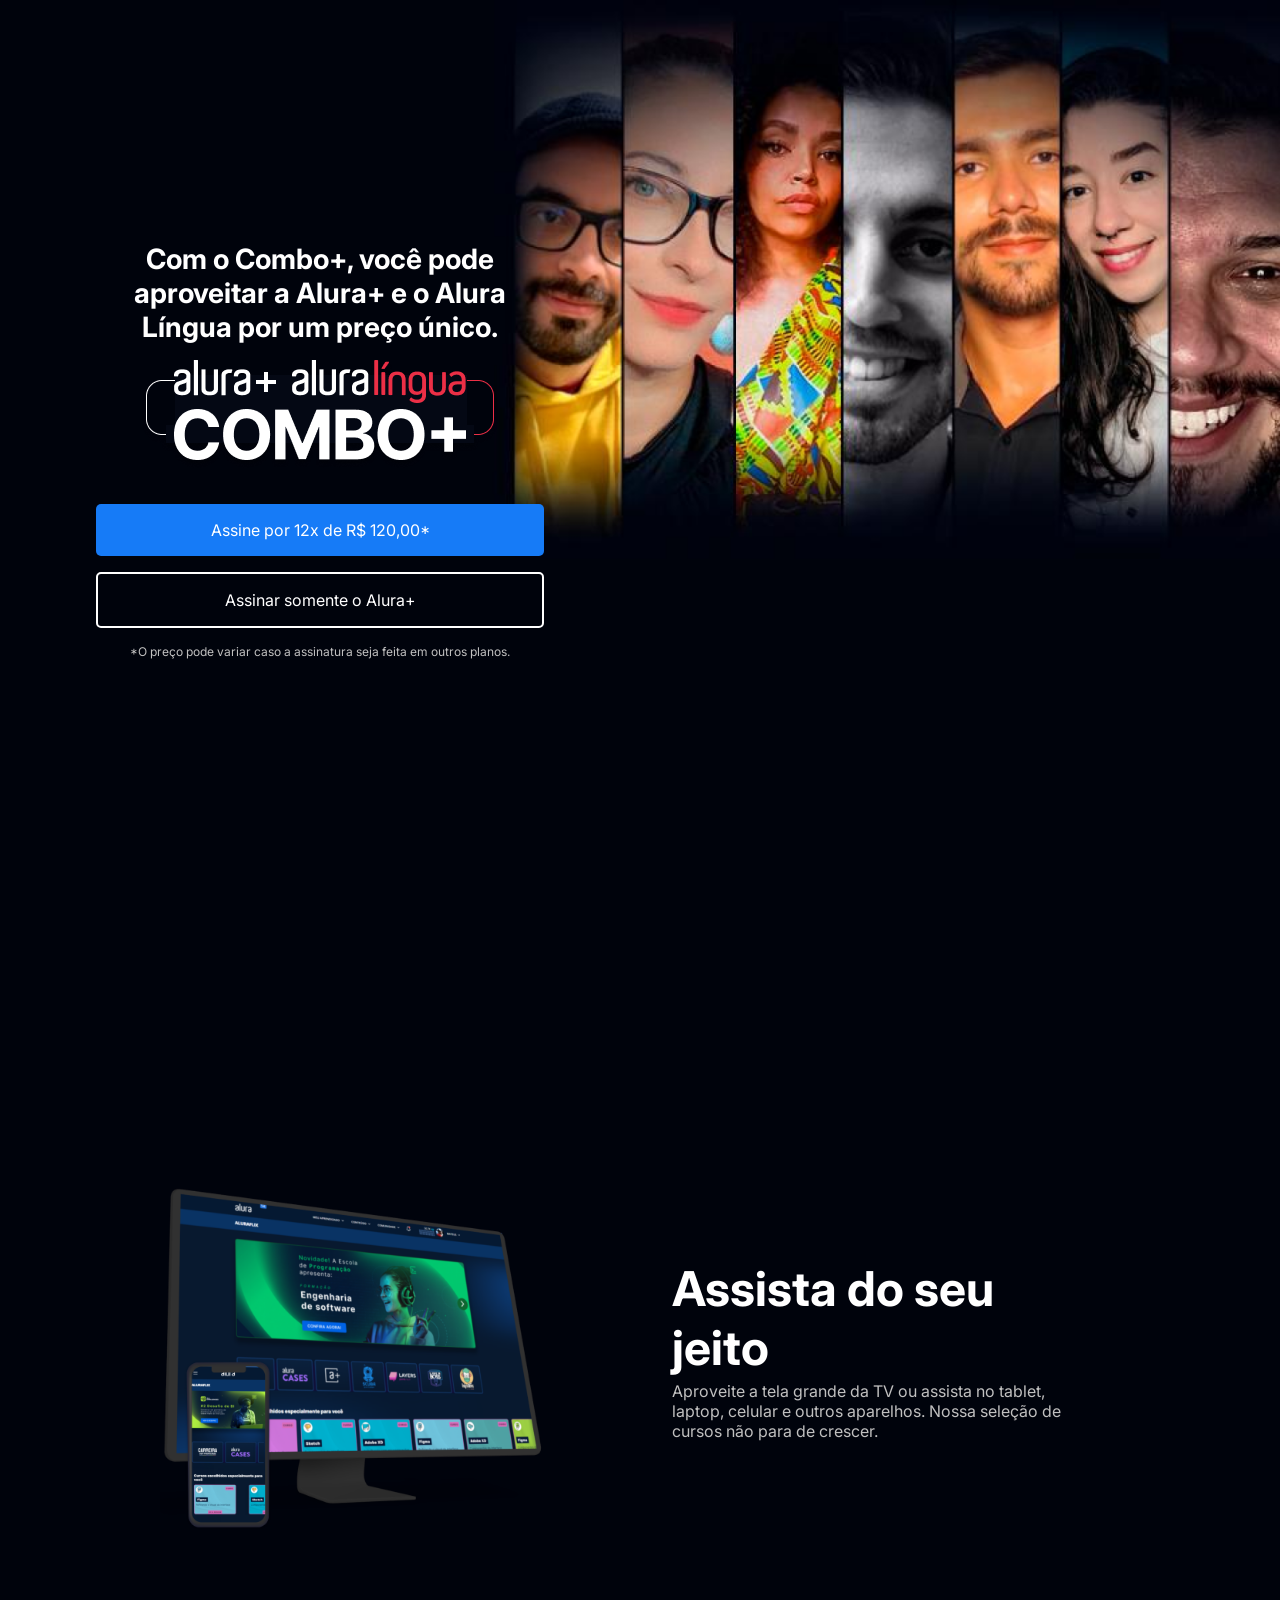
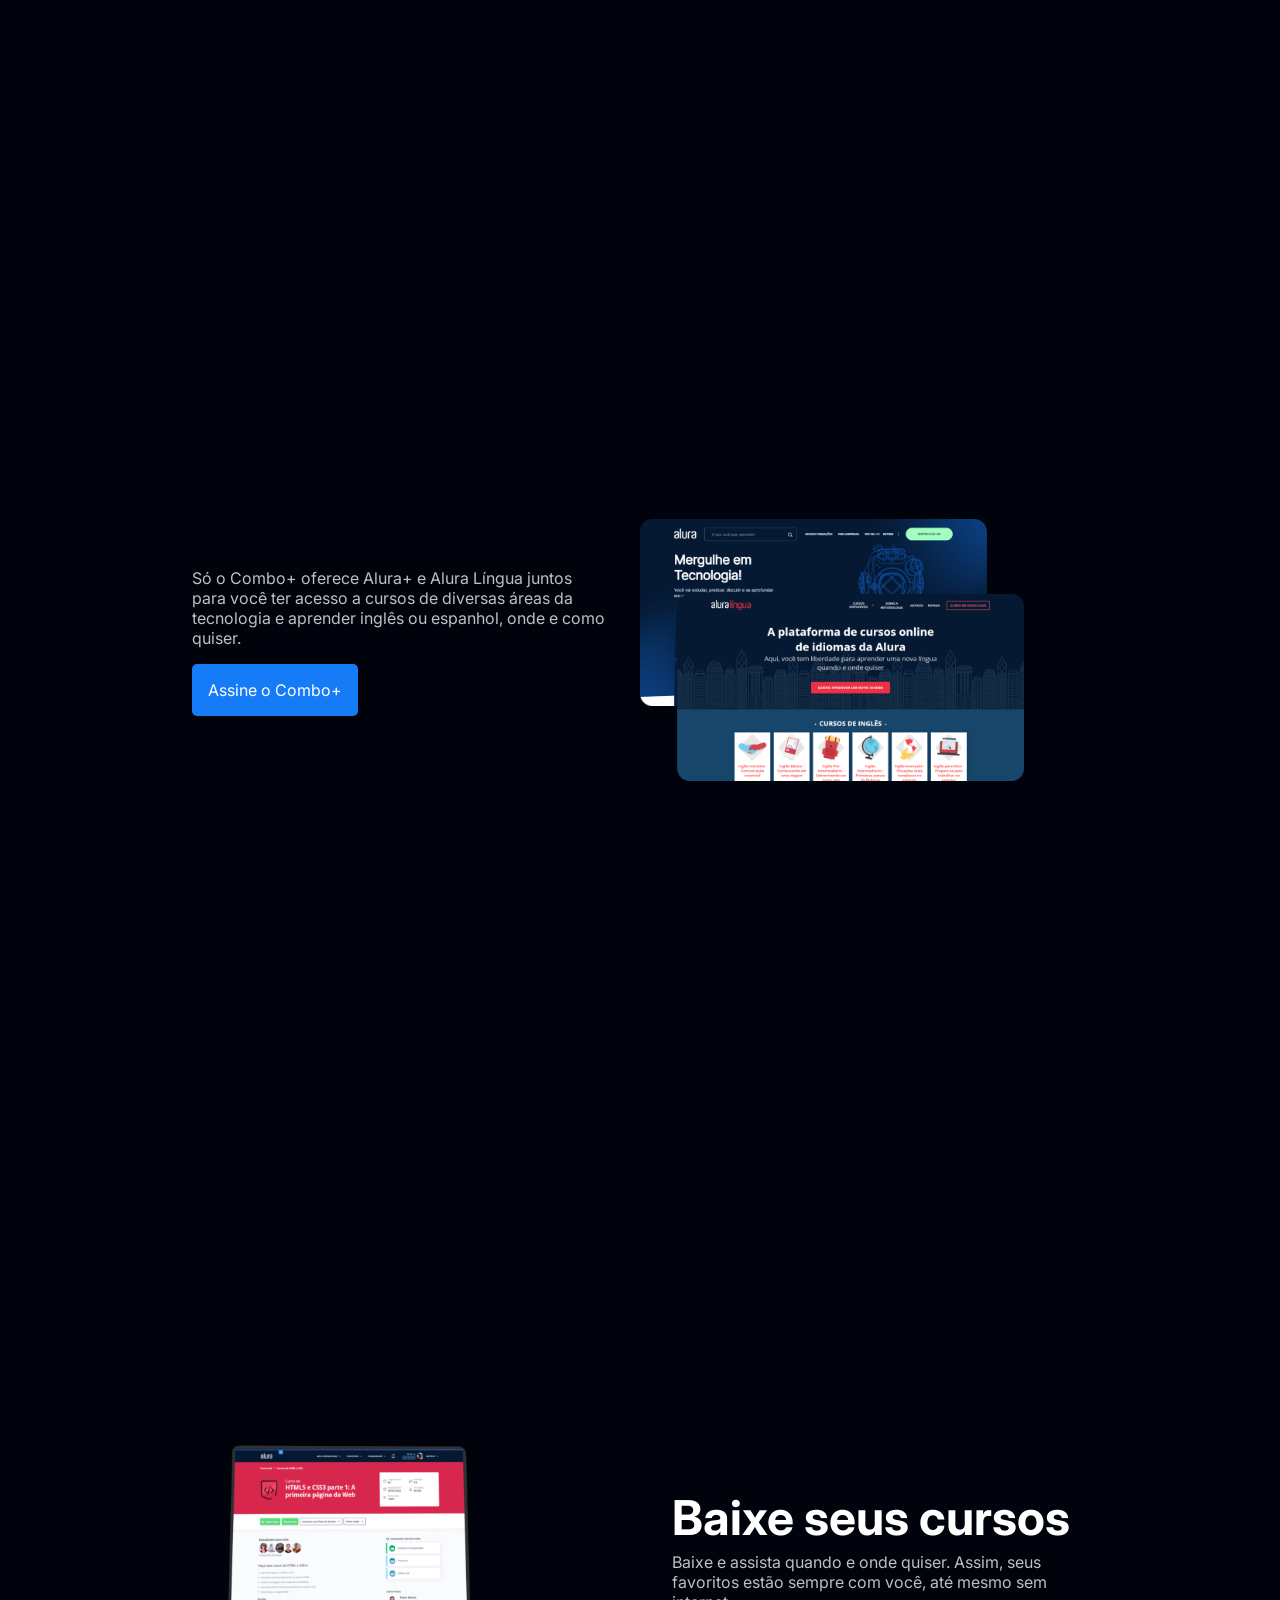
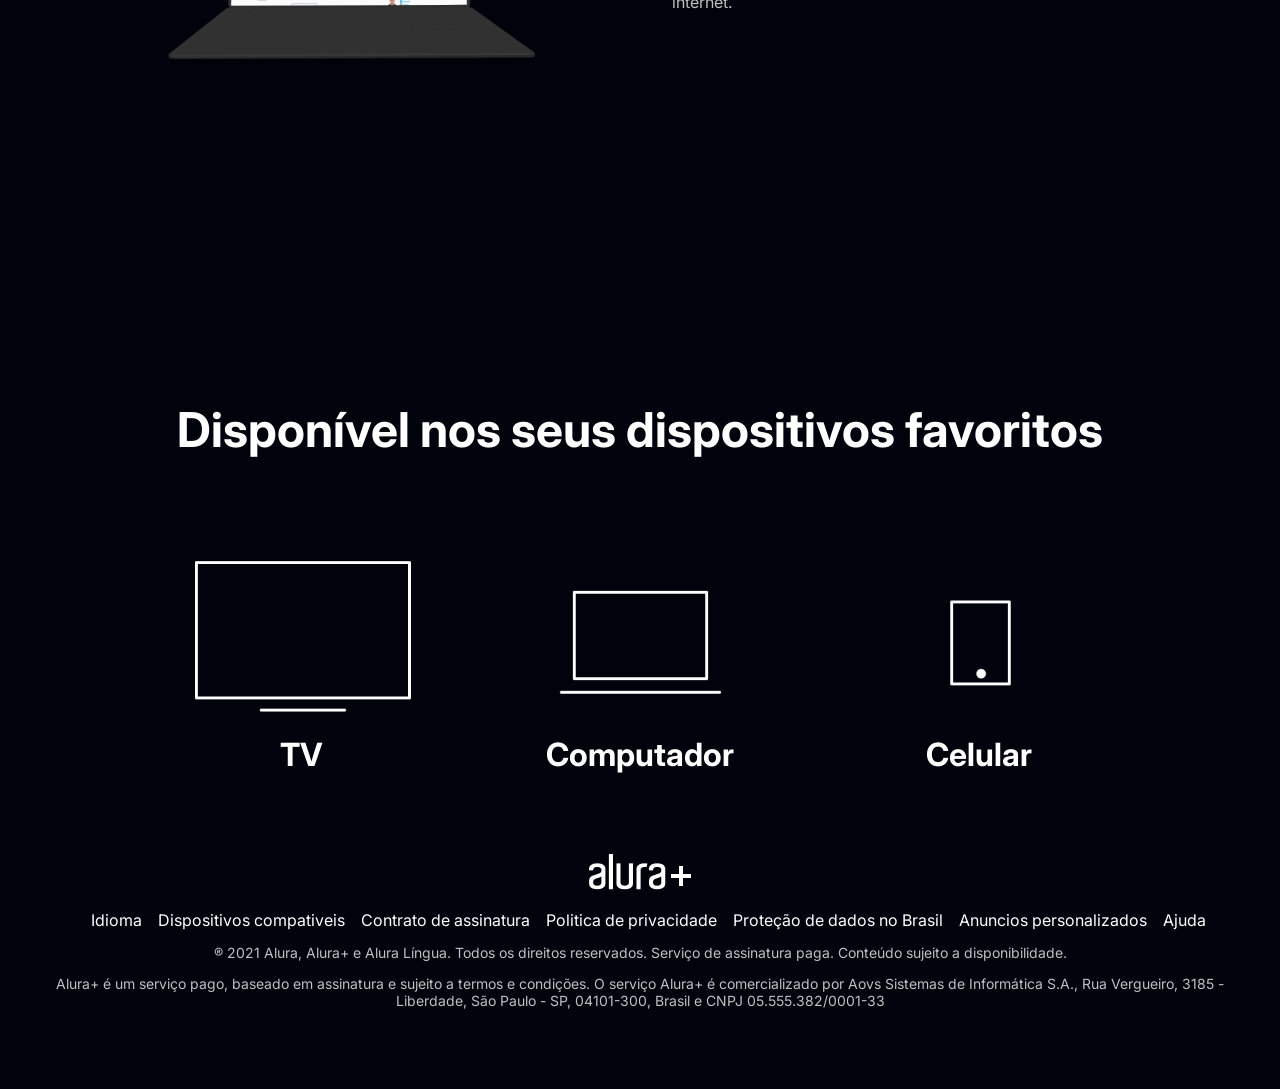
<file: Alura-Plus/index.html>
<!DOCTYPE html>
<html lang="pt-br">
<head>
    <meta charset="UTF-8">
    <meta name="viewport" content="width=device-width, initial-scale=1.0">
    <link rel="stylesheet" href="CSS/style.css">
    <link rel="preconnect" href="https://fonts.googleapis.com">
    <link rel="preconnect" href="https://fonts.gstatic.com" crossorigin>
    <link href="https://fonts.googleapis.com/css2?family=Inter:wght@400;700&display=swap" rel="stylesheet">
    <title>AluraPlus</title>
</head>
<body>
        <section class="container principal ">
                <div class="container__caixa">
                        <h1 class="container__titulo">Com o Combo+, você pode aproveitar a Alura+ e o Alura Língua por um preço único.</h1>
                        <img src="img/Combo.png" alt="O combo+ é a junção do alura+ e o alura língua" class="container__imagem">
                        <a href="www.alura.com.br" class="container__botao">Assine por 12x de R$ 120,00*</a>
                        <a href="www.alura.com.br" class="container__botao botao_secundario">Assinar somente o Alura+</a>
                        <p class="container__aviso">*O preço pode variar caso a assinatura seja feita em outros planos.</p>
                </div>
        </section>

        <section class="container secundario">
                <img src="img/Plataformas.png" alt="Um monitor e um celular com a alura plus aberta" class="secundario__imagem">
                <div class="container__descricao">
                        <h2 class="descricao__titulo">Assista do seu jeito</h2>
                        <p class="descricao__texto">Aproveite a tela grande da TV ou assista no tablet, laptop, celular e outros aparelhos. Nossa seleção de cursos não para de crescer.</p>
                </div>
        </section>

        <section class="container secundario">
                <div class="container__descricao">
                        <p class="descricao__texto">Só o Combo+ oferece Alura+ e Alura Língua juntos para você ter acesso a cursos de diversas áreas da tecnologia e aprender inglês ou espanhol, onde e como quiser.</p>
                <a href="www.alura.com.br" class="container__botao secundario_botao">Assine o Combo+</a>
                </div>
                <img src="img/Telas.png" alt="tela da alura plus e do alura lingua" class="secundario__imagem">
        </section>

        <section class="container secundario">
                <img src="img/Notebook.png" alt="Um monitor  com a alura plus aberta" class="secundario__imagem">
                <div class="container__descricao">
                        <h2 class="descricao__titulo">Baixe seus cursos</h2>
                        <p class="descricao__texto">Baixe e assista quando e onde quiser. Assim, seus favoritos estão sempre com você, até mesmo sem internet.</p>
                </div>
        </section>

        <section class="dispositivos">
                <h2 class="dispositivos__titulo">Disponível nos seus dispositivos favoritos</h2>
                <ul class="dispositivos__lista">
                        <li>
                                <img src="img/tv.png" alt="TV">
                                <h3 class="lista__item">TV</h3>
                        </li>
                        <li>
                                <img src="img/computador.png" alt="Computador">
                                <h3 class="lista__item">Computador</h3>
                        </li>
                        <li>
                                <img src="img/celular.png" alt="Celular">
                                <h3 class="lista__item">Celular</h3>
                        </li>
                </ul>
        </section>

        <footer class="rodape">
                <img src="img/Logo.png" alt="Alura+" class="rodape__logo">
                <ul class="rodape__lista">
                        <li class="lista__link">
                                <a href="#">Idioma</a>
                        </li>
                        <li class="lista__link">
                                <a href="#">Dispositivos compativeis</a>
                        </li>
                        <li class="lista__link">
                                <a href="#">Contrato de assinatura</a>
                        </li>
                        <li class="lista__link">
                                <a href="#">Politica de privacidade</a>
                        </li>
                        <li class="lista__link">
                                <a href="#">Proteção de dados no Brasil</a>
                        </li>
                        <li class="lista__link">
                                <a href="#">Anuncios personalizados</a>
                        </li>
                        <li class="lista__link">
                                <a href="#">Ajuda</a>
                        </li>
                </ul>
                <p class="rodape__texto">® 2021 Alura, Alura+ e Alura Língua. Todos os direitos reservados. Serviço de assinatura paga. Conteúdo sujeito a disponibilidade.</p>
                <p class="rodape__texto">Alura+ é um serviço pago, baseado em assinatura e sujeito a termos e condições. O serviço Alura+ é comercializado por Aovs Sistemas de Informática S.A., Rua Vergueiro, 3185 - Liberdade, São Paulo - SP, 04101-300, Brasil e CNPJ 05.555.382/0001-33</p>
        </footer>
</body>
</html>
</file>
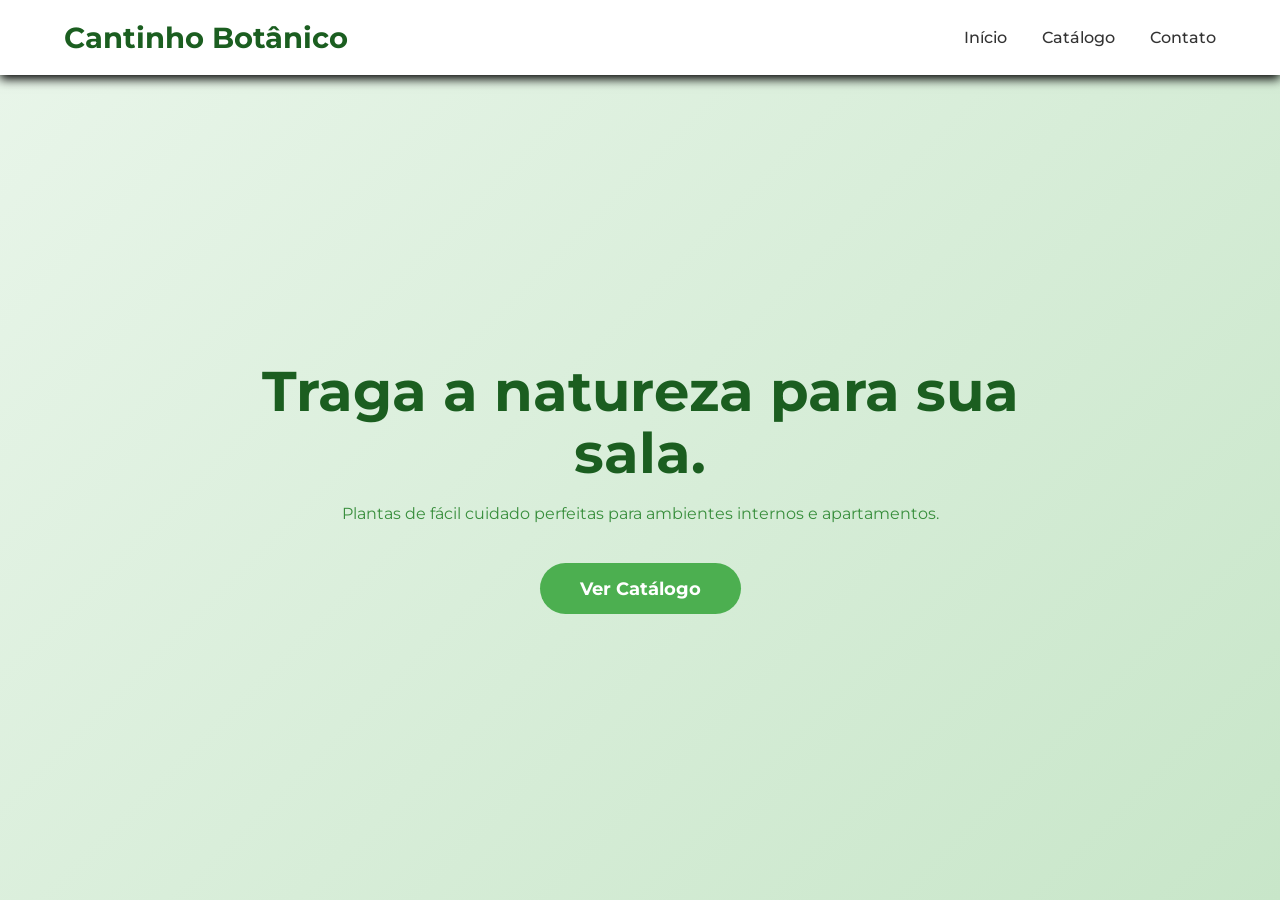
<file: Cantinho-Botânico/index.html>
<!DOCTYPE html>
<html lang="pt-br">
<head>
    <meta charset="UTF-8">
    <meta name="viewport" content="width=device-width, initial-scale=1.0">
    <link rel="stylesheet" href="CSS/style.css">
    <title>Cantinho Botânico</title>
</head>
<body>
        <header class="cabecalho">
            <div class="logo">Cantinho Botânico</div>
            <nav class="menu">
                <ul>
                    <li><a href="index.html">Início</a></li>
                    <li><a href="Pages/catalogo.html">Catálogo</a></li>
                    <li><a href="Pages/contato.html">Contato</a></li>
                </ul>
            </nav>
        </header>
        <main class="parte__principal">
            <div class="conteudo__central">
                <h1>Traga a natureza para sua sala.</h1>
                <p>Plantas de fácil cuidado perfeitas para ambientes internos e apartamentos.</p>
                <a href="Pages/catalogo.html" class="botao__catalogo">Ver Catálogo</a>
            </div>
        </main>
</body>
</html>
</file>
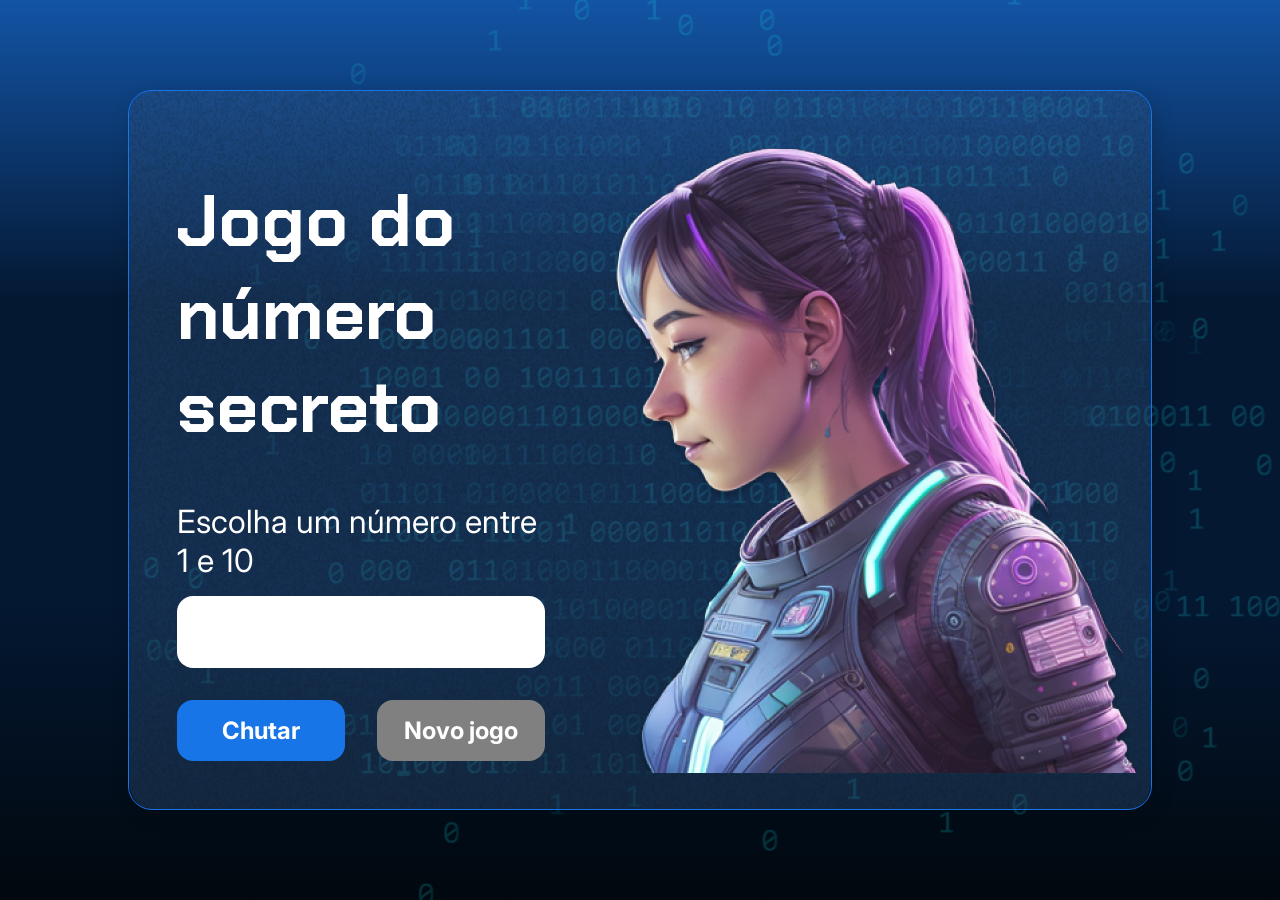
<file: N-Secret-v2/index.html>
<!DOCTYPE html>
<html lang="pt-br">

<head>
    <meta charset="UTF-8">
    <meta name="viewport" content="width=device-width, initial-scale=1.0">
    <link rel="preconnect" href="https://fonts.googleapis.com">
    <link rel="preconnect" href="https://fonts.gstatic.com" crossorigin>
    <link href="https://fonts.googleapis.com/css2?family=Chakra+Petch:wght@700&family=Inter:wght@400;700&display=swap"
        rel="stylesheet">
    <link rel="stylesheet" href="style.css">
    <title>JS Game</title>
</head>

<body>

    <div class="container">
        <div class="container__conteudo">
            <div class="container__informacoes">
                <div class="container__texto">
                    <h1></h1>
                    <p class="texto__paragrafo"></p>
                </div>
                <input type="number" min="1" max="10" class="container__input">
                <div class="chute container__botoes">
                    <button onclick="verificarChute()" class="container__botao">Chutar</button>
                    <button onclick="reiniciarJogo()" id="reiniciar" class="container__botao" disabled>Novo jogo</button>
                </div>
            </div>
            <img src="./img/ia.png" alt="Uma pessoa olhando para a esquerda" class="container__imagem-pessoa" />
        </div>
    </div>




    <script src="app.js" defer></script>
</body>

</html>
</file>
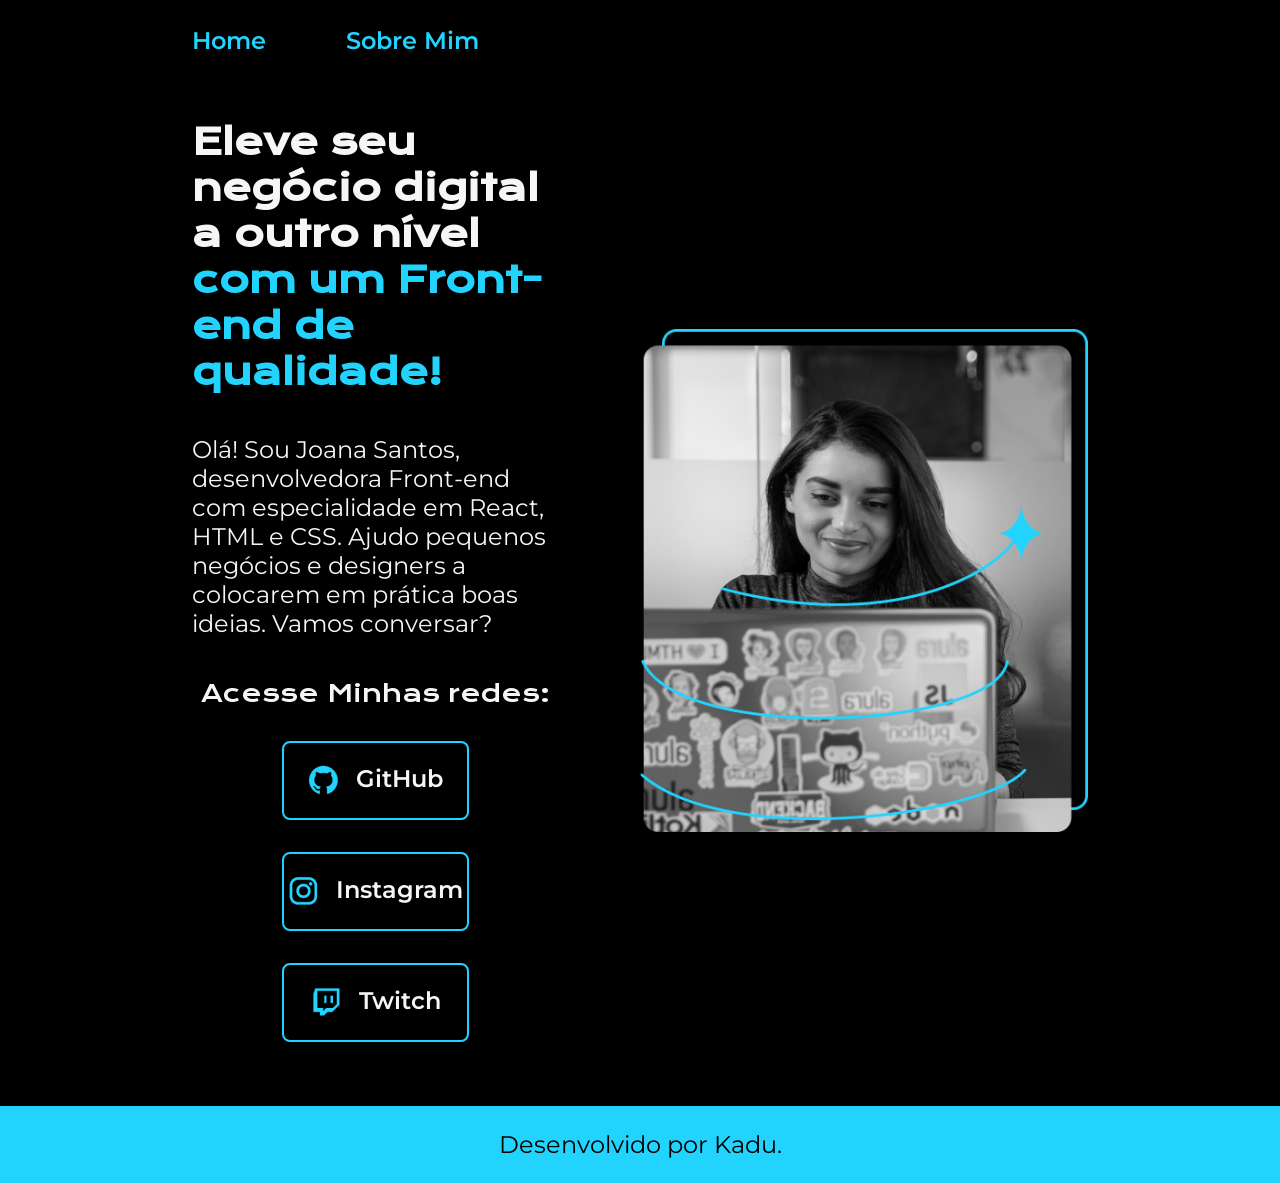
<file: Portifolio/index.html>
<!DOCTYPE html>
<html lang="pt-br">
<head>
    <meta charset="UTF-8">
    <meta http-equiv="X-UA-Compatible" content="IE=edge"> 
    <meta name="viewport" content="width=device-width, initial-scale=1.0">
    <link rel="stylesheet" href="CSS/style.css">
    <title>Document</title>
</head>
<body>
    <header class="cabecalho">
        <nav class="cabecalho__menu">
            <a class="cabecalho__menu__link" href="index.html">Home</a>
            <a class="cabecalho__menu__link" href="about.html">Sobre Mim</a>
        </nav>
    </header>
        <main class="apresentacao">
            <section class="apresenyacao__conteudo">
                <h1 class="apresenyacao__conteudo__titulo">Eleve seu negócio digital a outro nível <strong class="titulo-destaque">com um Front-end de qualidade!</strong></h1>
                <p class="apresenyacao__conteudo__texto">Olá! Sou Joana Santos, desenvolvedora Front-end com especialidade em React, HTML e CSS. Ajudo pequenos negócios e designers a colocarem em prática boas ideias. Vamos conversar?</p>
                <div class="apresentacao__links">
                    <h2 class="apresentacao__links__subtitulo">Acesse Minhas redes:</h2>
                    <a class="apresentacao__links_navegacao" href="https://github.com/Kadu-77/">
                        <img src="assets/github.png" alt="Símbolo GitHub">
                        GitHub
                    </a>
                    <a class="apresentacao__links_navegacao" href="https://www.instagram.com/carlos01.bjj">
                        <img src="assets/instagram.png" alt="Símbolo Instagram">
                        Instagram
                    </a>
                    <a class="apresentacao__links_navegacao" href="https://www.twitch.tv/kadufps18">
                        <img src="assets/twitch.png" alt="Símbolo Twitch">
                        Twitch
                    </a>
                </div>
            </section>
            <img class="apresentacao__imagem" src="assets/Imagem.png" alt="Foto da Joana Santos progamando">
        </main>
        <footer class="rodape">
            <p>Desenvolvido por Kadu.</p>
        </footer>
</body>
</html>
</file>
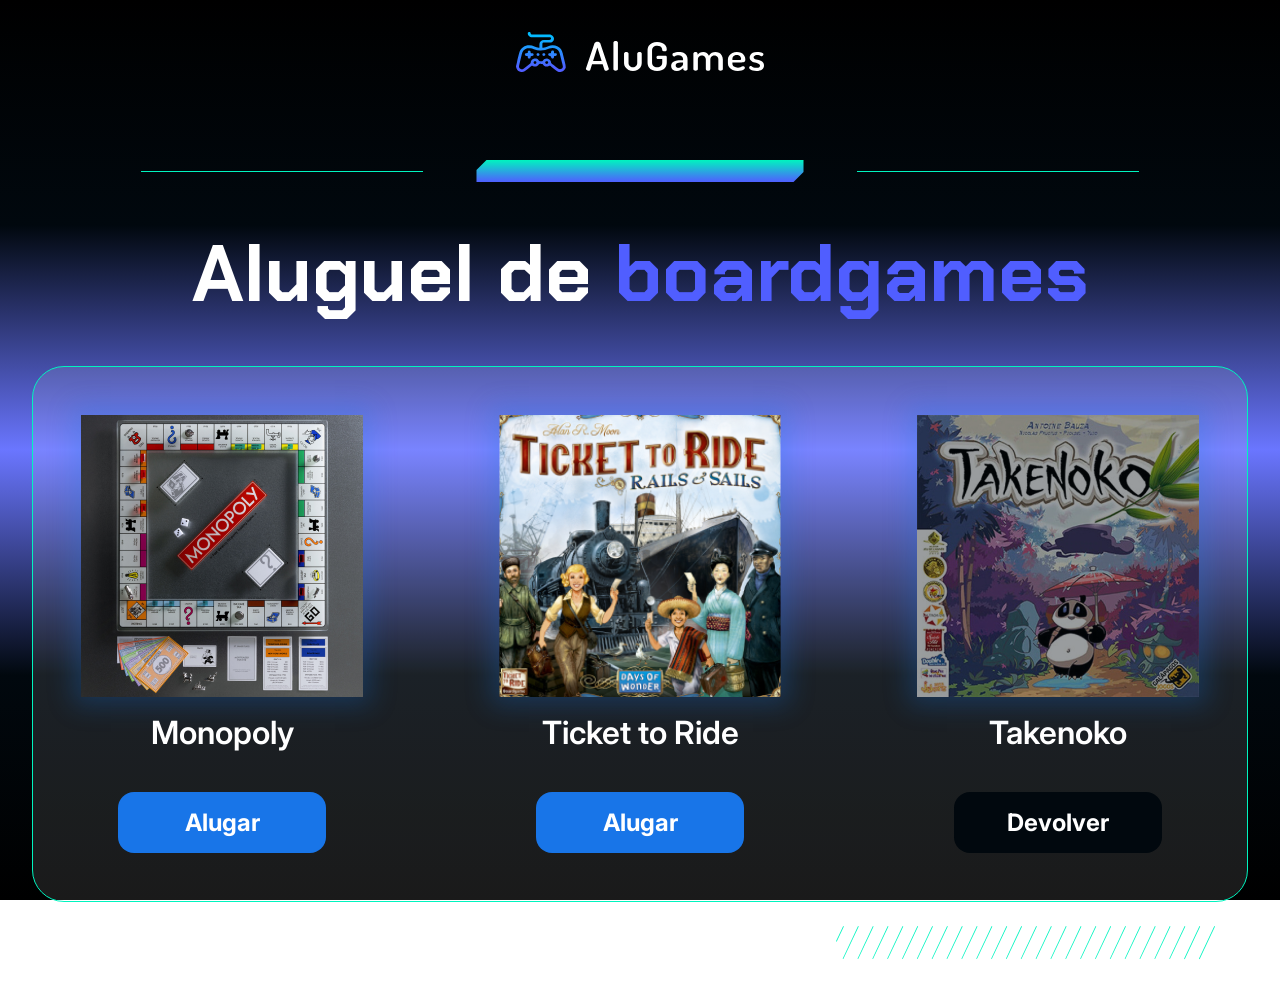
<file: Projetos-curso4/alugames/index.html>
<!DOCTYPE html>
<html lang="en">

<head>
    <meta charset="UTF-8">
    <meta name="viewport" content="width=device-width, initial-scale=1.0">
    <title>AluGames</title>
    <link rel="stylesheet" href="css/main.css">
</head>

<body class="body">
    <main class="container main">
        <img src="img/logo.svg" alt="Logo AluGames">
        <section class="divisor">
            <div class="divisor__line"></div>
            <img src="img/fade_bar.svg" alt="Visual bar" class="divisor__bar">
            <div class="divisor__line"></div>
        </section>
        <h1 class="page-title">Aluguel de <span class="page-title__emphasis">boardgames</span></h1>
        <section class="dashboard">
            <ul class="dashboard__items">
                <li class="dashboard__items__item" id="game-1">
                    <div class="dashboard__item__img">
                        <img src="img/monopoly.png" alt="Capa jogo Monopoly">
                    </div>
                    <p class="dashboard__item__name">Monopoly</p>
                    <a onclick="alterarStatus(1)" href="#" class="dashboard__item__button">Alugar</a>
                </li>
                <li class="dashboard__items__item" id="game-2">
                    <div class="dashboard__item__img">
                        <img src="img/ticket_to_ride.png" alt="Capa jogo Ticket to Ride">
                    </div>
                    <p class="dashboard__item__name">Ticket to Ride</p>
                    <a onclick="alterarStatus(2)" href="#" class="dashboard__item__button">Alugar</a>
                </li>
                <li class="dashboard__items__item" id="game-3">
                    <div class="dashboard__item__img dashboard__item__img--rented">
                        <img src="img/takenoko.png" alt="Capa jogo Takenoko">
                    </div>
                    <p class="dashboard__item__name">Takenoko</p>
                    <a onclick="alterarStatus(3)" href="#" class="dashboard__item__button dashboard__item__button--return">Devolver</a>
                </li>
            </ul>
        </section>
        <img src="img/hachuras.svg" alt="Visual hachuras" class="hachuras">
    </main>

    <script src="js/app.js"></script>
</body>

</html>
</file>
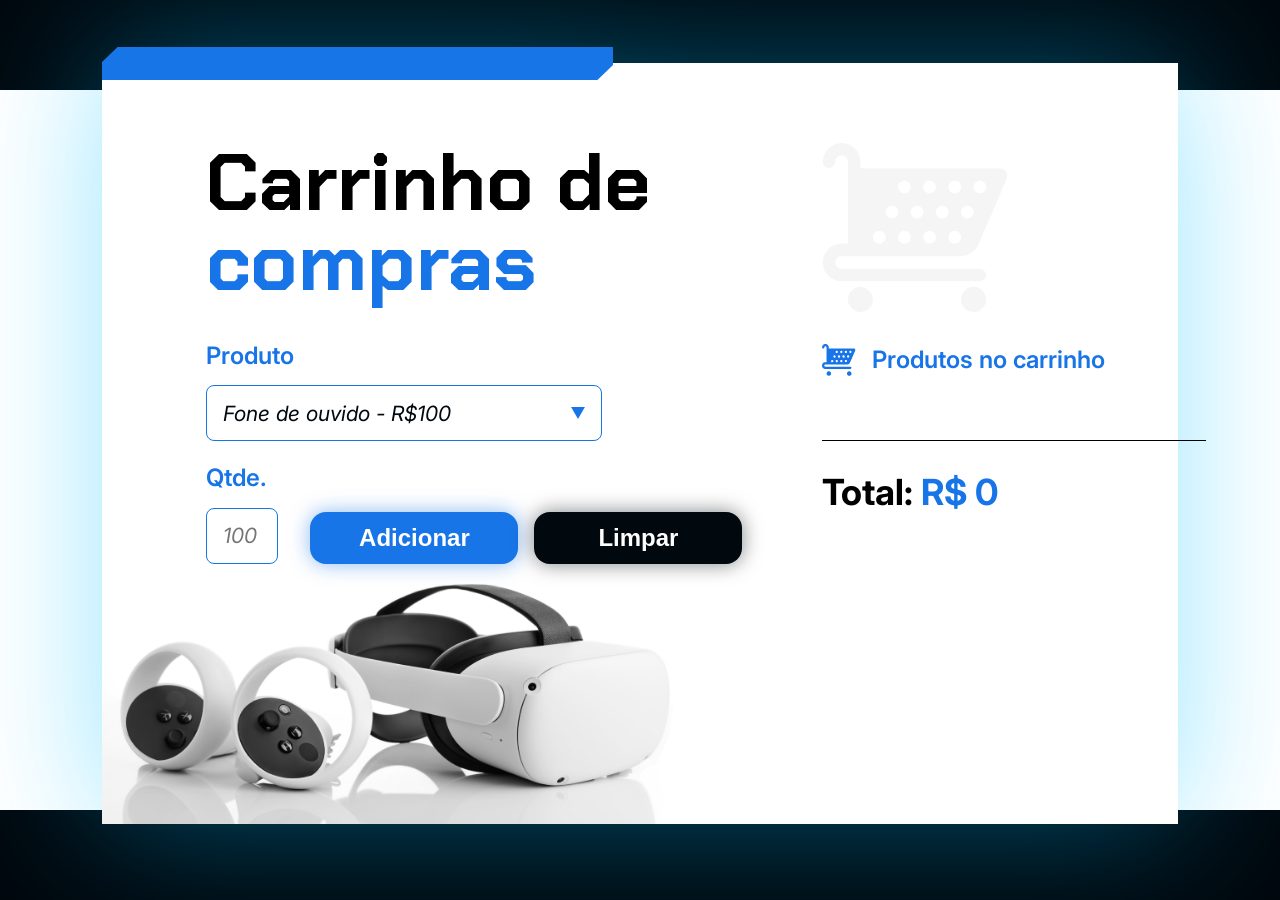
<file: Projetos-curso4/carrinho-compras/index.html>
<!DOCTYPE html>
<html lang="en">

<head>
  <meta charset="UTF-8">
  <meta name="viewport" content="width=device-width, initial-scale=1.0">

  <link rel="preconnect" href="https://fonts.googleapis.com">
  <link rel="preconnect" href="https://fonts.gstatic.com" crossorigin>
  <link href="https://fonts.googleapis.com/css2?family=Chakra+Petch:wght@700&family=Inter:wght@400;600;700&display=swap"
    rel="stylesheet">
  <link rel="stylesheet" href="style.css">

  <title>Carrinho de compras</title>
</head>

<body>
  <main class="conteudo-principal">
    <div class="grafismo-azul"></div>
    <section class="adicionar-produto">
      <h1 class="titulo">
        Carrinho de <span class="texto-azul">compras</span>
      </h1>

      <form class="formulario">
        <label class="campo-grupo">
          <span class="texto-medio-azul">Produto</span>
          <select class="produto-input" name="produto" id="produto">
            <option value="Fone de ouvido - R$100">Fone de ouvido - R$100</option>
            <option value="Celular - R$1400">Celular - R$1400</option>
            <option value="Oculus VR - R$5000">Oculus VR - R$5000</option>
          </select>
          </div>
        </label>

        <section class="parte-inferior">
          <label class="campo-grupo">
            <span class="texto-medio-azul">Qtde.</span>
            <input class="quantidade-input" id="quantidade" type="number" placeholder="100">
          </label>

          <section class="botoes-wrapper">
            <button onclick="adicionar()" type="button" class="botao-form botao-adicionar">Adicionar</button>
            <button onclick="limpar()" type="button" class="botao-form botao-limpar">Limpar</button>
          </section>
        </section>
      </form>
    </section>
    <section class="carrinho">
      <img src="./assets/carrinho-cinza.svg" alt="Imagem de um carrinho de compras cinza">

      <div class="titulo-wrapper">
        <img src="./assets/icone-carrinho.svg" alt="ícone de carrinho">

        <h2 class="carrinho__titulo">Produtos no carrinho</h2>
      </div>

      <section class="carrinho__produtos" id="lista-produtos">
        <section class="carrinho__produtos__produto">
          <span class="texto-azul">1x</span> Celular <span class="texto-azul">R$1400</span>
        </section>
      </section>

      <div class="divisoria"></div>

      <p class="carrinho__total">
        Total: <span class="texto-azul" id="valor-total">R$1400</span>
      </p>
    </section>
  </main>

  <script src="js/app.js"></script>
</body>

</html>
</file>
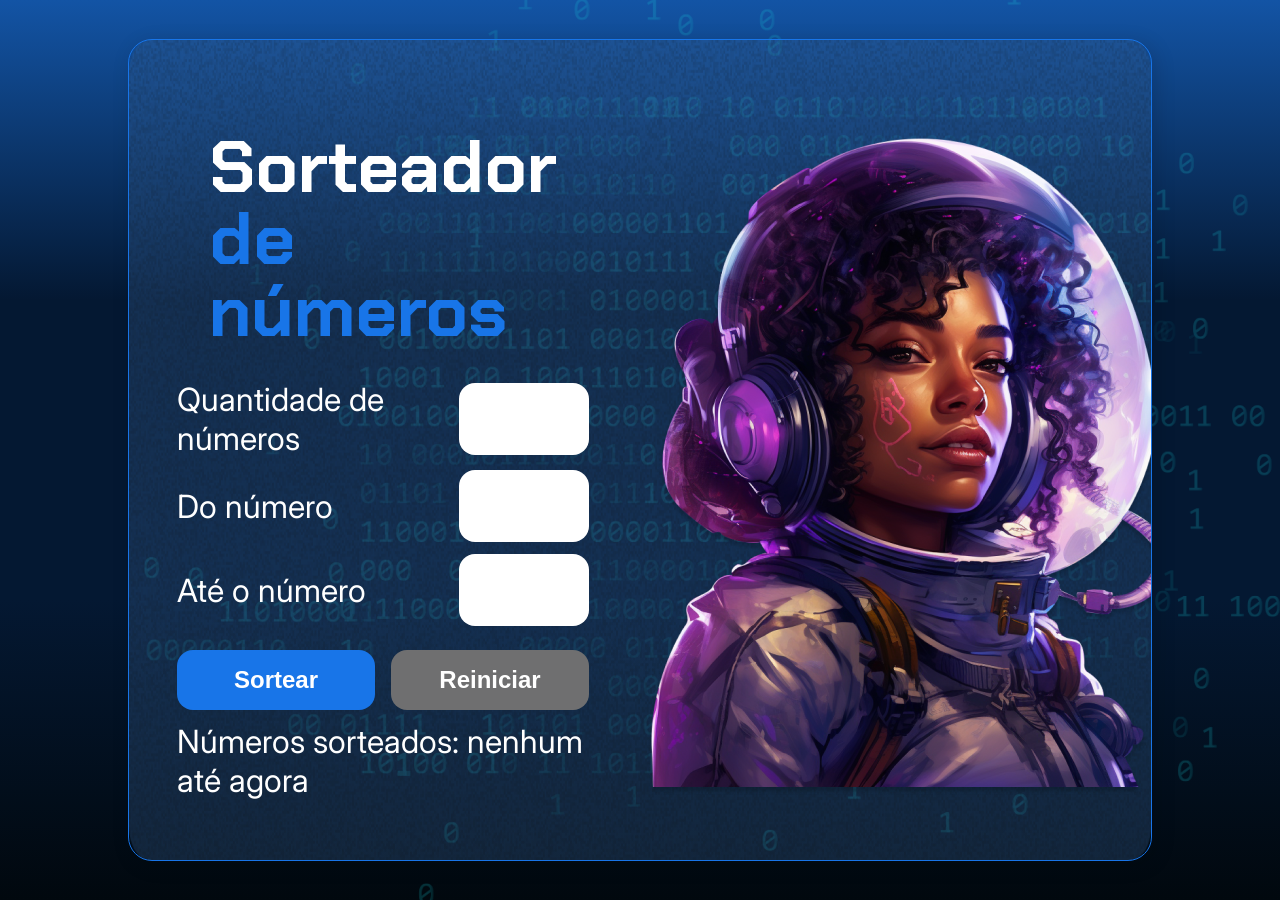
<file: Projetos-curso4/sorteador-numeros/index.html>
<!DOCTYPE html>
<html lang="pt-br">

<head>
    <meta charset="UTF-8">
    <meta name="viewport" content="width=device-width, initial-scale=1.0">
    <link rel="preconnect" href="https://fonts.googleapis.com">
    <link rel="preconnect" href="https://fonts.gstatic.com" crossorigin>
    <link href="https://fonts.googleapis.com/css2?family=Chakra+Petch:wght@700&family=Inter:wght@400;700&display=swap" rel="stylesheet">
    <link rel="stylesheet" href="style.css">
    <title>Sorteador de números</title>
</head>

<body>
    <div class="container">
        <div class="container__conteudo">
            <div class="container__informacoes">
                <div class="container__texto">
                    <h1>Sorteador<span class="container__texto-azul"> de números</span></h1>

                    <div class="container__campo">
                        <label class="texto__paragrafo">Quantidade de números</label>
                        <input class="container__input" id="quantidade" type="number" min="1">
                    </div>
                    
                    <div class="container__campo">
                        <label class="texto__paragrafo">Do número</label>
                        <input class="container__input" id="de" type="number" min="1">
                    </div>
                    
                    <div class="container__campo">
                        <label class="texto__paragrafo">Até o número</label>
                        <input class="container__input" id="ate" type="number" min="1">
                    </div>
                </div>
                
                <div class="chute container__botoes">
                    <button onclick="sortear()" id="btn-sortear" class="container__botao">Sortear</button>
                    <button onclick="reiniciar()" id="btn-reiniciar" class="container__botao-desabilitado" >Reiniciar</button>
                </div>

                <div class="container__texto" id="resultado">
                    <label class="texto__paragrafo">Números sorteados:  nenhum até agora</label>
                </div>
            </div>

            <img src="./img/ia.png" alt="Uma pessoa com capacete de astronauta" class="container__imagem-pessoa" />
        </div>
    </div>

    <script src="app.js" defer></script>
</body>

</html>
</file>
<file: Alura-Plus/CSS/style.css>
:root {
    --branco-principal: #FFFFFF;
    --cinza-secundario: #C0C0C0;
    --botao-azul: #167BF7;
    --cor-de-fundo: #00030C;
    --fonte-principal: 'Inter';
    --botao-azul-efeito: #3c92fa;
}

body {
    background-color: var(--cor-de-fundo);
    color: var(--branco-principal);
    font-family: var(--fonte-principal);
    font-size: 16px;
    font-weight: 400;
}

* {
    margin: 0;
    padding: 0;
}

.principal{
    background-image: url("../img/Background.png");
    background-repeat: no-repeat;
    background-size: contain;
    align-items: center;
    text-align: center;
}

.container {
    height: 100vh;
    display: grid;
    grid-template-columns: 50% 50%;
}

.container__botao {
    background-color: var(--botao-azul);
    border-radius: 5px;
    padding: 1em;
    color: var(--branco-principal);
    display: block;
    text-decoration: none;
    margin-bottom: 1em;
}

.botao_secundario {
    background-color: transparent;
    border: 2px solid var(--branco-principal);
}

.container__aviso {
    font-size: 12px;
    color: var(--cinza-secundario);
}

.container__titulo {
    font-size: 28px;
    font-weight: 700;
}

.container__imagem {
   margin: 1em 0 2em 0; 
}

.container__caixa {
    margin: 0 6em;
}

.secundario__imagem {
    width: 80%;
}

.secundario {
    align-items: center;
    margin: 0 10em;
}

.descricao__titulo {
    font-weight: 700;
    font-size: 48px;
    color: var(--branco-principal);
    margin-bottom: 0.1em;
}

.descricao__texto {
    color: var(--cinza-secundario);
}

.secundario_botao {
    display: inline-block;
    margin-top: 1em;
}

.container__descricao {
    padding: 2em;
}

.dispositivos__lista {
    display: flex;
    justify-content: center;
    list-style-type: none;
    margin: 5em 0;
}

.dispositivos {
    text-align: center;
}

.dispositivos__titulo {
    font-size: 48px;
    color: var(--branco-principal);
}

.lista__item {
    font-size: 32px;
    color: var(--branco-principal);
}

.rodape__lista {
    display: flex;
    justify-content: center;
    list-style-type: none;
    margin-top: 1em;
}

.lista__link a{
    text-decoration: none;
    color: var(--branco-principal);
    margin-left: 1em;
}

.rodape__texto {
    margin: 1em 0;
    color: var(--cinza-secundario);
    font-size: 14px;
}

.rodape {
    text-align: center;
    margin: 5em 3em;
}

.lista__link a:hover {
    color: var(--botao-azul);
}

.lista__link a:active {
    color: purple;
}

.container__botao:hover {
    background-color: var(--botao-azul-efeito);
    color: var(--cor-de-fundo);
}
</file>
<file: Cantinho-Botânico/CSS/style.css>
@import url('https://fonts.googleapis.com/css2?family=Montserrat:ital,wght@0,100..900;1,100..900&display=swap');

:root {
    --cor-branco: #ffffff;
    --cor-verdeescuro: #1b5e20;
    --cor-cinza: #333;
    --cor-verdeclaro: #4caf50;
    --cor-verde: #388e3c;
    --cor-verdemaisescuro: #2e7d32;
    --fonte-principal: "Montserrat", sans-serif;
}

* {
    margin: 0;
    padding: 0;
    box-sizing: border-box;
    font-family: var(--fonte-principal);
}

body {
    height: 100vh;
    display: flex;
    flex-direction: column;
}

.cabecalho {
    display: flex;
    justify-content: space-between;
    align-items: center;
    padding: 20px 5%;
    background-color: var(--cor-branco);
    width: 100%;
    box-shadow: 0 4px 10px;
    z-index: 10; 
}

.logo {
    font-size: 1.8rem;
    font-weight: bold;
    color: var(--cor-verdeescuro);
}

.menu ul{
    list-style: none;
    display: flex;
    gap: 35px;
}

.menu a{
    text-decoration: none;
    color: var(--cor-cinza);
    font-size: 1rem;
    font-weight: 500;
}

.menu a:hover {
    color: var(--cor-verdeclaro);
}

.parte__principal {
    flex: 1;
    display: flex;
    justify-content: center;
    align-items: center;
    background: linear-gradient(135deg, #e8f5e9 0%, #c8e6c9 100%);
    padding: 0 20px;
}

.conteudo__central {
    text-align: center;
    max-width: 800px;
}

.conteudo__central h1{
    font-size: 3.5rem;
    color: var(--cor-verdeescuro);
    margin-bottom: 20px;
    line-height: 1.1;
}

.conteudo__central p{
    font-family: 1.1rem;
    color: var(--cor-verde);
    margin-bottom: 40px;
}

.botao__catalogo {
    display: inline-block;
    padding: 15px 40px;
    font-size: 1.1rem;
    color: var(--cor-branco);
    background-color: var(--cor-verdeclaro);
    text-decoration: none;
    border-radius: 50px;
    font-weight: bold;
}

.botao__catalogo:hover {
    background-color: var(--cor-verdemaisescuro);
}

.planta__sala {
    padding: 0 15px 0 0;
}

.secundaria {
    align-items: flex-start;
}

.secundaria h1{
    color: var(--cor-verdeescuro);
    font-size: 3rem;
    padding: 0 0 15px 70px;
}

.secundaria p{
    font-size: 1.875rem;
    padding: 0 0 15px 0;
}

.secundaria ul{
    list-style: none;
    display: flex;
    gap: 35px;
}

strong {
    color: var(--cor-verdeescuro);
}
</file>
<file: N-Secret-v2/style.css>
* {
    box-sizing: border-box;
    margin: 0;
    padding: 0;
    color: white;
}

body {
    background: linear-gradient(#1354A5 0%, #041832 33.33%, #041832 66.67%, #01080E 100%);
    height: 100vh;
    display: flex;
    align-items: center;
    justify-content: center;
}


body::before {
    background-image: url("img/code.png");
    background-repeat: no-repeat;
    background-position: right;
    content: "";
    display: block;
    position: absolute;
    width: 100%;
    height: 100%;
    opacity: 0.4;
}

.container {
    width: 80%;
    height: 80%;
    display: flex;
    align-items: center;
    justify-content: space-between;
    border-radius: 24px;
    border: 1px solid #1875E8;
    box-shadow: 4px 4px 20px 0px rgba(1, 8, 14, 0.15);
    background-image: url("img/Ruido.png");
    background-size: 100% 100%;
    position: relative;
}


.container__conteudo {
    display: flex;
    align-items: center;
    position: absolute;
    bottom: 0;
}

.container__informacoes {
    flex: 1;
    padding: 3rem;
}

.container__botao {
    border-radius: 16px;
    background: #1875E8;
    padding: 16px 24px;
    width: 100%;
    font-size: 24px;
    font-weight: 700;
    border: none;
    margin-top: 2rem;
}

.container__texto {
    margin: 16px 0 16px 0;
}

.container__texto-azul {
    color: #1875E8;
}

.container__input {
    width: 100%;
    height: 72px;
    border-radius: 16px;
    background-color: #FFF;
    border: none;
    color: #1875E8;
    padding: 2rem;
    font-size: 24px;
    font-weight: 700;
    font-family: 'Inter', sans-serif;
}

.container__botoes {
    display: flex;
    gap: 2em;
}

h1 {
    font-family: 'Chakra Petch', sans-serif;
    font-size: 72px;
    padding-bottom: 3rem;
}

p,
button {
    font-family: 'Inter', sans-serif;
}

.texto__paragrafo {
    font-size: 32px;
    font-weight: 400;
}

button:disabled {
    background-color: gray;
}

@media screen and (max-width: 1250px) {

    h1 {
        font-size: 50px;
    }

    .container__botao {
        font-size: 16px;
    }


    .texto__paragrafo {
        font-size: 24px;
    }

    .container__imagem-pessoa {
        display: none;
    }

    .container__conteudo {
        display: block;
        position: inherit;
    }

    .container__informacoes {
        padding: 1rem
    }
}
</file>
<file: Portifolio/CSS/style.css>
@import url('https://fonts.googleapis.com/css2?family=Krona+One&family=Montserrat:wght@400;600&display=swap');

:root {
    --cor-primaria: #000000;
    --cor-secundaria: #F6F6F6;
    --cor-terciaria: #22D4FD;
    --cor-hover: #272727;

    --fonte-primaria: "Krona One", sans-serif;
    --fonte-secundaria: "Montserrat", sans-serif;
}

* {
    margin: 0;
    padding: 0;
}

body {
    /* height: 100vh; */
    box-sizing: border-box;
    background-color: var(--cor-primaria);
    color: var(--cor-secundaria);
}

.cabecalho {
    padding: 2% 0% 0% 15%;
}

.cabecalho__menu {
    display: flex;
    gap: 80px;
}

.cabecalho__menu__link {
    font-family:var(--fonte-secundaria);
    font-size: 1.5rem;
    font-weight: 600;
    color: var(--cor-terciaria);
    text-decoration: none;
}

.apresentacao {
    padding: 5% 15%;
    display: flex;
    align-items: center;
    justify-content: space-between;
    gap: 82px;
}

.apresenyacao__conteudo {
    width: 50%;
    display: flex;
    flex-direction: column;
    gap: 40px;
}

.apresenyacao__conteudo__titulo {
    font-size: 2.25rem;
    font-family:var(--fonte-primaria);
}

.titulo-destaque {
    color: var(--cor-terciaria);
}

.apresenyacao__conteudo__texto {
    font-size: 1.5rem;
    font-family: var(--fonte-secundaria);
}

.apresentacao__links {
    display: flex;
    flex-direction: column;
    justify-content: space-between;
    align-items: center;
    gap: 32px;
}

.apresentacao__links__subtitulo {
    font-family:var(--fonte-primaria);
    font-weight: 400;
    font-size: 1.5rem;
}

.apresentacao__links_navegacao {
    display: flex;
    justify-content: center;
    gap: 16px;
    border: 2px solid var(--cor-terciaria);
    width: 50%;
    text-align: center;
    border-radius: 8px;
    font-size: 1.5rem;
    font-weight: 600;
    padding: 21.5px 0;
    text-decoration: none;
    color: var(--cor-secundaria);
    font-family: var(--fonte-secundaria);
}

.apresentacao__links_link:hover {
    background-color: var(--cor-primaria);
}

.apresentacao__imagem {
    width: 50%;
}

.rodape {
    padding: 24px;
    color: var(--cor-primaria);
    background-color: var(--cor-terciaria);
    text-align: center;
    font-family:var(--fonte-secundaria);
    font-size: 1.5rem;
    font-weight: 400;
}

@media (max-width: 1200px) {
    .cabecalho {
        padding: 10%;
    }

    .cabecalho__menu {
        justify-content: center;
    }

    .apresentacao {
        flex-direction: column-reverse;
        padding: 5%;
    }

    .apresenyacao__conteudo {
        width: auto;
    }
}
</file>
<file: Projetos-curso4/alugames/css/main.css>
@import url(_reset.css);
@import url('https://fonts.googleapis.com/css2?family=Chakra+Petch:wght@700&family=Inter:wght@600;700&display=swap');

.body {
    color: #FFFFFF;

    min-height: 100vh;

    background: rgb(0, 0, 0);
    background: linear-gradient(to bottom, rgba(0, 0, 0, 1) 0%, rgba(1, 8, 14, 1) 25%, rgba(80, 94, 255, 0.85) 50%, rgba(1, 8, 14, 1) 75%, rgba(0, 0, 0, 1) 100%);
    background-repeat: no-repeat;
    background-attachment: fixed;

    display: flex;
    flex-direction: column;
    justify-content: center;

    padding: 2rem;
}

@media screen and (min-width: 1440px) {
    .body {
        padding: 2rem calc((100vw - 1086px)/2);
    }
}

.main {
    display: flex;
    flex-direction: column;
    align-items: center;
}

.divisor {
    display: flex;
    gap: 53px;
    align-items: center;

    margin: 88px 0px 40px;
}

.divisor__line {
    height: 1px;
    width: 282px;
    background-color: #00F4BF;
}

.page-title {
    font-family: 'Chakra Petch', sans-serif;
    font-weight: 700;
    font-size: 5rem;

    margin-bottom: 2.5rem;
}

.page-title__emphasis {
    color: #505EFF;
}

.dashboard {
    background-color: rgba(255, 255, 255, 0.1);

    border-radius: 2rem;
    border-width: 1px;
    border-style: solid;
    border-color: #00F4BF;

    padding: 3rem;
    width: 100%;
}

.dashboard__items {
    display: flex;
    justify-content: space-between;
}

.dashboard__items__item {
    display: flex;
    flex-direction: column;
    align-items: center;
    justify-content: flex-start;

    font-family: 'Inter', sans-serif;
}

.dashboard__item__img {
    box-shadow: 0px 0px 24px 8px rgba(24, 118, 232, 0.25);

    margin-bottom: 1rem;
}

.dashboard__item__img--rented {
    position: relative;
}

.dashboard__item__img--rented::after {
    content: "";
    display: block;
    width: 100%;
    height: 100%;

    position: absolute;
    top: 0;
    
    background-color: rgba(1, 8, 14, 0.4);
}

.dashboard__item__name {
    font-weight: 600;
    font-size: 2rem;

    margin-bottom: 2.5rem;
}

.dashboard__item__button {
    display: flex;
    justify-content: center;

    font-weight: 700;
    font-size: 1.5rem;

    padding: 1rem 1.5rem;
    min-width: 13rem;

    border-radius: 1rem;

    background-color: #1875E8;
}

.dashboard__item__button--return {
    background-color: #01080E;
}

.hachuras {
    margin-top: 1.5rem;
    margin-right: 33px;
    align-self: flex-end;
}
</file>
<file: Projetos-curso4/carrinho-compras/style.css>
* {
  margin: 0;
  padding: 0;
  box-sizing: border-box;
}

body {
  min-height: 100vh;
  height: auto;
  background: linear-gradient(to bottom,
      #01080E 10%,
      #FFF 10%,
      #FFF 90%,
      #01080E 90%);
  padding: 7vh 8vw 5vh;
  font-family: 'Inter', sans-serif;
  font-size: 16px;
}

button {
  background: inherit;
  color: inherit;
  border: 0;
}

select {
  appearance: none;
}

input[type="number"]::-webkit-outer-spin-button,
input[type="number"]::-webkit-inner-spin-button {
    -webkit-appearance: none;
    margin: 0;
}

input[type="number"] {
    appearance: textfield;
}

.texto-medio-azul {
  color: var(--Light-Blue, #1875E8);
  font-size: 1.5rem;
  font-style: normal;
  font-weight: 600;
  line-height: 110%; /* 1.65rem */
}

.conteudo-principal {
  filter: drop-shadow(0px 0px 70px rgba(2, 189, 255, 0.40));
  min-height: 100%;
  padding: 5rem 6.5rem;
  
  display: grid;
  grid-template-columns: 1.375fr 1fr;
  column-gap: 5rem;

  background: white url('./assets/oculos.png') no-repeat bottom left;
  background-size: auto 40%;

  position: relative;
  background-position: left bottom -40px;
}

.grafismo-azul {
  position: absolute;
  width: 31.9375rem;
  height: 2.0625rem;
  background-image: url('./assets/grafismo-azul.svg');
  top: -1rem;
}

.titulo {
  font-family: 'Chakra Petch', sans-serif;
  font-size: 5rem;
  font-style: normal;
  font-weight: 700;
  line-height: 100%;
  margin-bottom: 2.5rem;
}

.texto-azul {
  color: #1875E8;
}

.formulario {
  display: flex;
  flex-direction: column;
  align-items: flex-start;
  gap: 1.5rem;
}

.formulario .campo-grupo {
  display: flex;
  flex-direction: column;
  align-items: flex-start;
  gap: 1rem;
}

.produto-input {
  width: 24.75rem;
  height: 3.5rem;
  padding: 1rem;
  border-radius: 0.5rem;
  border: 1px solid var(--Light-Blue, #1875E8);

  color: var(--Void, #01080E);
  font-family: Inter;
  font-size: 1.3125rem;
  font-style: italic;
  font-weight: 400;
  line-height: 110%;
  
  background: url('./assets/arrow-down.svg') no-repeat right 1rem top 50%;
}

.dropdown {
  width: 3.375rem;
  height: 3.5rem;
  padding: 1rem;
  justify-content: center;
  align-items: center;
  gap: 0.625rem;
  border-radius: 0rem 0.5rem 0.5rem 0rem;
  border: 1px solid var(--Light-Blue, #1875E8);
  cursor: pointer;
}

.formulario > .parte-inferior {
  display: flex;
  align-items: flex-end;
  gap: 2rem;
}

.quantidade-input {
  display: flex;
  height: 3.5rem;
  padding: 1rem;
  width: 4.5rem;
  border-radius: 0.5rem;
  border: 1px solid var(--Light-Blue, #1875E8);

  color: var(--Void, #01080E);
  font-family: Inter;
  font-size: 1.3125rem;
  font-style: italic;
  font-weight: 400;
  line-height: 110%;
}

.botoes-wrapper {
  display: flex;
  align-items: flex-end;
  gap: 1rem;
}

.botao-form {
  display: flex;
  flex-direction: column;
  justify-content: center;
  align-items: center;
  width: 13rem;
  height: 3.25rem;
  padding: 1rem 1.5rem;
  gap: 0.625rem;
  border-radius: 1rem;
  cursor: pointer;
}

.botao-adicionar {
  background: var(--Light-Blue, #1875E8);
  box-shadow: 0px 0px 20px 0px rgba(24, 117, 232, 0.50);

  color: var(--Branco, #FFF);
  font-size: 1.5rem;
  font-weight: 700;
  line-height: normal;
}

.botao-limpar {
  border-radius: 1rem;
  background: var(--Void, #01080E);
  box-shadow: 0px 0px 20px 0px rgba(1, 8, 14, 0.50);

  color: var(--Branco, #FFF);
  font-size: 1.5rem;
  font-weight: 700;
  line-height: normal;
}

.carrinho {
  display: flex;
  width: 24rem;
  flex-direction: column;
  align-items: flex-start;
  gap: 2rem;
}

.titulo-wrapper {
  display: flex;
  align-items: center;
  gap: 1rem;
}

.carrinho__titulo {
  color: var(--Light-Blue, #1875E8);
  font-family: Inter;
  font-size: 1.5rem;
  font-style: normal;
  font-weight: 600;
  line-height: 110%; /* 1.65rem */
}

.carrinho__produtos {
  display: flex;
  flex-direction: column;
  align-items: flex-start;
  gap: 1rem;
}

.carrinho__produtos__produto {
  font-size: 1.3125rem;
  font-style: italic;
  font-weight: 400;
  line-height: 110%; /* 1.44375rem */
}

.divisoria {
  width: 24rem;
  height: 0.0625rem;
  background: #000;
}

.carrinho__total {
  font-size: 2.25rem;
  font-weight: 700;
  line-height: 110%; /* 2.475rem */
}

.adicionar-produto {
  padding-bottom: 180px;
}
</file>
<file: Projetos-curso4/sorteador-numeros/style.css>
* {
    box-sizing: border-box;
    margin: 0;
    padding: 0;
    color: white;
}

body {
    background: linear-gradient(#1354A5 0%, #041832 33.33%, #041832 66.67%, #01080E 100%);
    height: 100vh;
    display: flex;
    align-items: center;
    justify-content: center;
}

body::before {
    background-image: url("img/code.png");
    background-repeat: no-repeat;
    background-position: right;
    content: "";
    display: block;
    position: absolute;
    width: 100%;
    height: 100%;
    opacity: 0.4;
}

.container {
    width: 80%;
    min-height: 50vh;
    display: flex;
    align-items: center;
    justify-content: space-between;
    border-radius: 24px;
    border: 1px solid #1875E8;
    box-shadow: 4px 4px 20px 0px rgba(1, 8, 14, 0.15);
    background-image: url("img/Ruido.png");
    background-size: 100% 100%;
    position: relative;
    overflow: hidden;
}

.container__conteudo {
    display: flex;
    align-items: center;
    position: relative;
    width: 100%;
}

.container__informacoes {
    flex: 1;
    padding: 3rem;
}

.container__texto {
    margin: 12px 0;
    display: flex;
    flex-direction: column;
}

.container__texto-azul {
    color: #1875E8;
    display: block;

}

.container__campo {
    display: flex;
    align-items: center;
    justify-content: space-between;
    margin-bottom: 12px;
}

.container__input {
    width: 130px;
    height: 72px;
    border-radius: 16px;
    background-color: #FFF;
    border: none;
    color: #1875E8;
    padding: 2rem;
    font-size: 24px;
    font-weight: 700;
    font-family: 'Inter', sans-serif;
}

.container__botoes {
    display: flex;
    flex-direction: row;
    gap: 1em;
}

.container__botao {
    border-radius: 16px;
    background: #1875E8;
    padding: 16px 24px;
    font-size: 24px;
    width: 100%;
    font-weight: 700;
    border: none;
    cursor: pointer;
}

.container__botao-desabilitado {
    border-radius: 16px;
    background: #6f6f70;
    padding: 16px 24px;
    font-size: 24px;
    width: 100%;
    font-weight: 700;
    border: none;
    cursor: not-allowed;
}

h1 {
    font-family: 'Chakra Petch', sans-serif;
    font-size: 72px;
    font-style: normal;
    font-weight: 700;
    line-height: 100%;
    padding: 2rem;
}

.texto__paragrafo {
    color: #FFF;
    font-family: 'Inter';
    font-size: 32px;
    font-style: normal;
    font-weight: 400;
    line-height: normal;
}

.container__imagem-pessoa {
    max-width: 100%;
    height: auto;
    margin-top: 2rem;
}

button:disabled {
    background-color: gray;
}

@media screen and (max-width: 1250px) {
    .container__imagem-pessoa {
        display: none;
    }

    h1 {
        font-size: 50px;
    }
}
</file>
